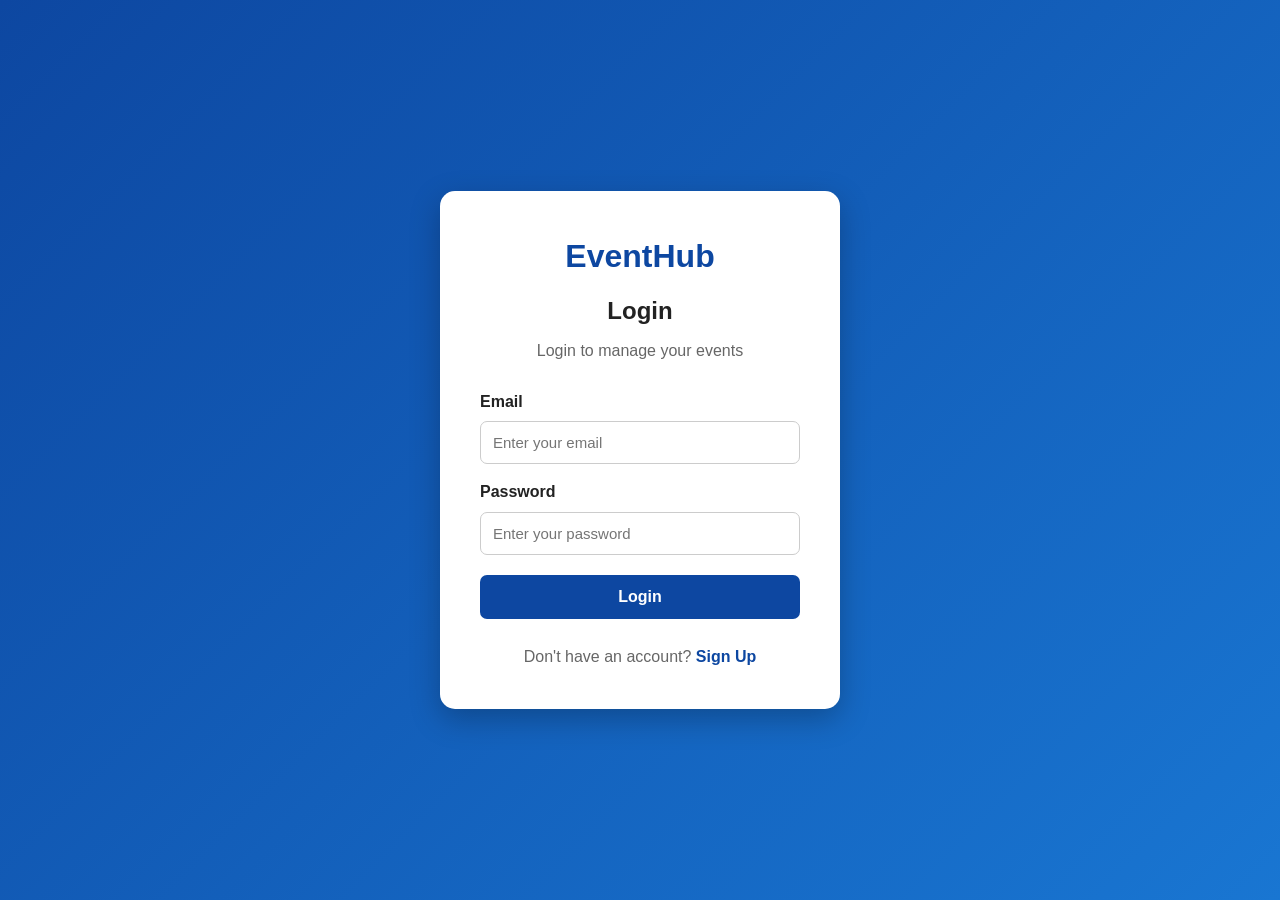
<file: index.html>
<!DOCTYPE html>
<html lang="en">
<head>
    <meta charset="UTF-8">
    <meta name="viewport" content="width=device-width, initial-scale=1.0">
    <meta name="description" content="EventHub - Discover and register for exciting events.">
    <title>EventHub | Event Management</title>
    <link rel="stylesheet" href="style.css">
</head>
<body>

<header>
    <nav class="navbar">
        <div class="logo">EventHub</div>

        <ul class="nav-links">
            <li><a href="#home">Home</a></li>
            <li><a href="#events">Events</a></li>
            <li><a href="#about">About</a></li>
            <li><a href="#contact">Contact</a></li>
        </ul>

        <div class="nav-right">
            <span id="welcomeUser"></span>
            <button onclick="logoutUser()" class="logout-btn">Logout</button>
        </div>
    </nav>
</header>

<section id="home" class="hero">
    <div class="hero-content">
        <h1>Manage Your Events<br>With EventHub</h1>
        <p>Discover exciting events, register easily and manage your event participation.</p>
        <button onclick="goToEvents()" class="main-btn">Explore Events</button>
    </div>
</section>

<section class="features">
    <h2>Why Choose EventHub?</h2>
    <div class="feature-container">
        <div class="feature-card">
            <h3>🎫 Easy Registration</h3>
            <p>Register for your favorite events quickly and easily.</p>
        </div>
        <div class="feature-card">
            <h3>📅 Event Management</h3>
            <p>View upcoming events and manage your registrations.</p>
        </div>
        <div class="feature-card">
            <h3>💳 Easy Payments</h3>
            <p>View ticket prices and registration totals.</p>
        </div>
        <div class="feature-card">
            <h3>🔔 Event Updates</h3>
            <p>Stay informed about important event details.</p>
        </div>
    </div>
</section>

<section id="events" class="events-section">
    <h2>Upcoming Events</h2>
    <p class="section-description">Choose an event and register now.</p>

    <div class="event-container">
        <div class="event-card">
            <div class="event-image">💻</div>
            <div class="event-content">
                <h3>Tech Conference 2026</h3>
                <p>Explore the latest technology and software development.</p>
                <p>📅 10 December 2026</p>
                <p>📍 Vijayawada</p>
                <h4>₹500</h4>
                <button class="event-btn" onclick="selectEvent('Tech Conference 2026','10 December 2026','Vijayawada',500)">Register Event</button>
            </div>
        </div>

        <div class="event-card">
            <div class="event-image">🎤</div>
            <div class="event-content">
                <h3>Business Summit 2026</h3>
                <p>Meet entrepreneurs and discover modern business ideas.</p>
                <p>📅 20 December 2026</p>
                <p>📍 Hyderabad</p>
                <h4>₹300</h4>
                <button class="event-btn" onclick="selectEvent('Business Summit 2026','20 December 2026','Hyderabad',300)">Register Event</button>
            </div>
        </div>

        <div class="event-card">
            <div class="event-image">🌐</div>
            <div class="event-content">
                <h3>Web Development Workshop</h3>
                <p>Learn HTML, CSS and JavaScript through practical sessions.</p>
                <p>📅 25 December 2026</p>
                <p>📍 Guntur</p>
                <h4>₹250</h4>
                <button class="event-btn" onclick="selectEvent('Web Development Workshop','25 December 2026','Guntur',250)">Register Event</button>
            </div>
        </div>
    </div>
</section>

<section id="registration" class="registration-section">
    <div class="registration-box">
        <h2>Register for Event</h2>
        <p>Enter your details to register.</p>

        <form onsubmit="registerEvent(event)">
            <label>Full Name</label>
            <input type="text" id="userName" required>

            <label>Email</label>
            <input type="email" id="userEmail" required>

            <label>Phone Number</label>
            <input type="tel" id="userPhone" pattern="[0-9]{10}" maxlength="10" required>

            <label>Selected Event</label>
            <input type="text" id="selectedEvent" readonly required>

            <label>Date</label>
            <input type="text" id="selectedDate" readonly>

            <label>Location</label>
            <input type="text" id="selectedLocation" readonly>

            <label>Number of Tickets</label>
            <input type="number" id="ticketCount" value="1" min="1" max="10" onchange="calculateTotal()" required>

            <div class="total-box">
                Total Amount: ₹<span id="totalAmount">0</span>
            </div>

            <button type="submit" class="register-btn">Confirm Registration</button>
        </form>
    </div>
</section>

<section id="confirmation" class="confirmation-section">
    <div class="confirmation-box">
        <div class="success-icon">✓</div>
        <h2>Registration Successful!</h2>
        <p>Your event registration has been confirmed.</p>

        <div class="confirmation-details">
            <p><strong>Registration ID:</strong> <span id="registrationId"></span></p>
            <p><strong>Name:</strong> <span id="finalName"></span></p>
            <p><strong>Email:</strong> <span id="finalEmail"></span></p>
            <p><strong>Phone:</strong> <span id="finalPhone"></span></p>
            <p><strong>Event:</strong> <span id="finalEvent"></span></p>
            <p><strong>Date:</strong> <span id="finalDate"></span></p>
            <p><strong>Location:</strong> <span id="finalLocation"></span></p>
            <p><strong>Tickets:</strong> <span id="finalTickets"></span></p>
            <p><strong>Amount:</strong> ₹<span id="finalAmount"></span></p>
            <p><strong>Status:</strong> <span class="paid">REGISTERED</span></p>
        </div>

        <button onclick="window.print()" class="print-btn">Print Registration</button>
    </div>
</section>

<section id="about" class="about-section">
    <h2>About EventHub</h2>
    <p>EventHub is an event management platform designed to help people discover events, register for conferences and workshops, and manage their participation.</p>
</section>

<section id="contact" class="contact-section">
    <h2>Contact Us</h2>
    <p>Have questions? Send us a message.</p>

    <form onsubmit="sendMessage(event)">
        <input type="text" placeholder="Your Name" required>
        <input type="email" placeholder="Your Email" required>
        <textarea placeholder="Your Message" required></textarea>
        <button type="submit">Send Message</button>
    </form>
</section>

<footer>
    <p>© 2026 EventHub. All Rights Reserved.</p>
    <p>Designed by Raavi Vasanthi</p>
</footer>

<script src="script.js"></script>
</body>
</html>
</file>
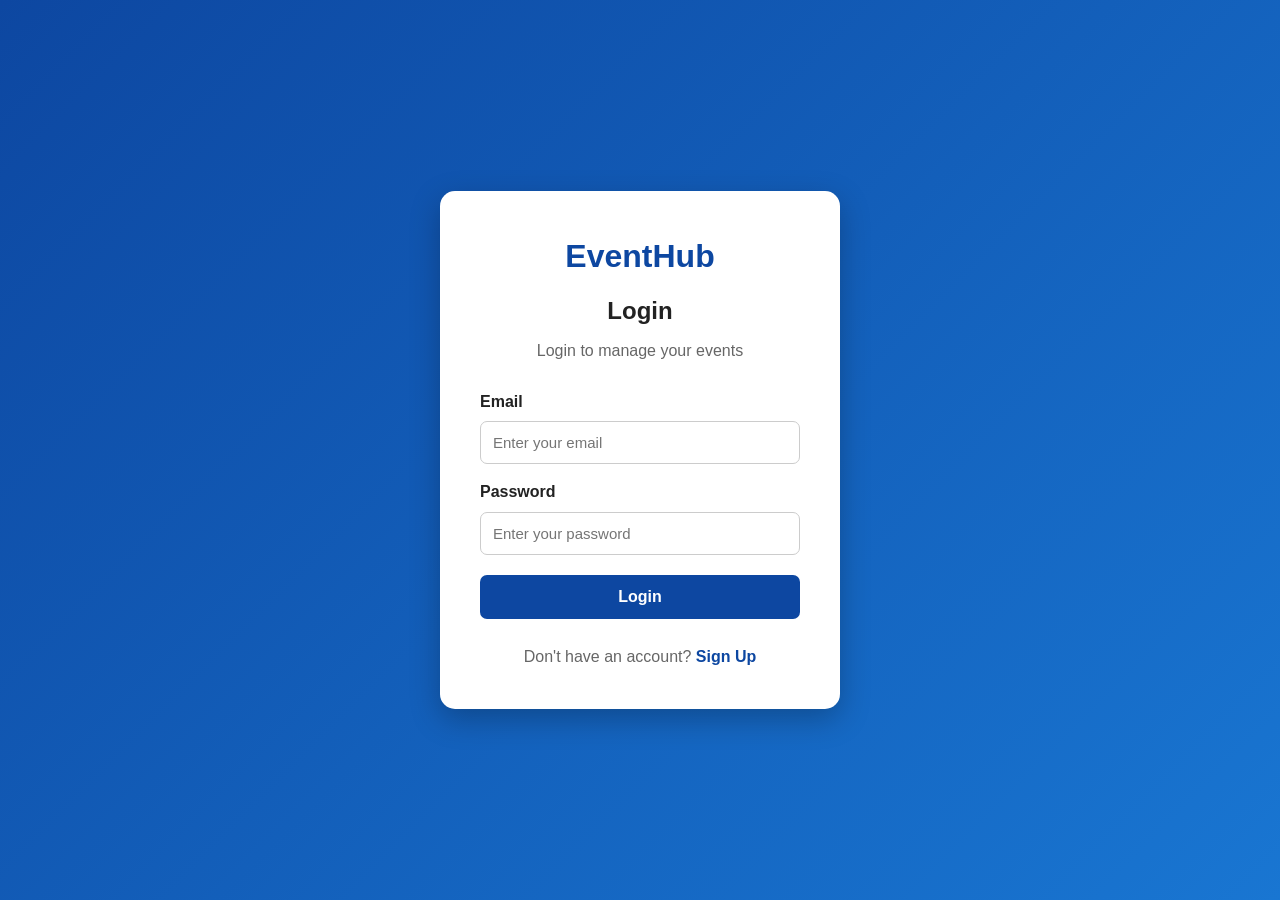
<file: login.html>
<!DOCTYPE html>
<html lang="en">
<head>
    <meta charset="UTF-8">
    <meta name="viewport" content="width=device-width, initial-scale=1.0">
    <title>EventHub - Login</title>
    <link rel="stylesheet" href="style.css">
</head>

<body class="auth-body">

    <div class="auth-container">
        <div class="auth-box">

            <h1>EventHub</h1>
            <h2>Login</h2>
            <p>Login to manage your events</p>

            <form onsubmit="loginUser(event)">

                <label for="loginEmail">Email</label>
                <input
                    type="email"
                    id="loginEmail"
                    placeholder="Enter your email"
                    required
                >

                <label for="loginPassword">Password</label>
                <input
                    type="password"
                    id="loginPassword"
                    placeholder="Enter your password"
                    required
                >

                <button type="submit" class="auth-btn">
                    Login
                </button>

            </form>

            <p class="auth-link">
                Don't have an account?
                <a href="sign.html">Sign Up</a>
            </p>

        </div>
    </div>

    <script src="script.js"></script>

</body>
</html>
</file>
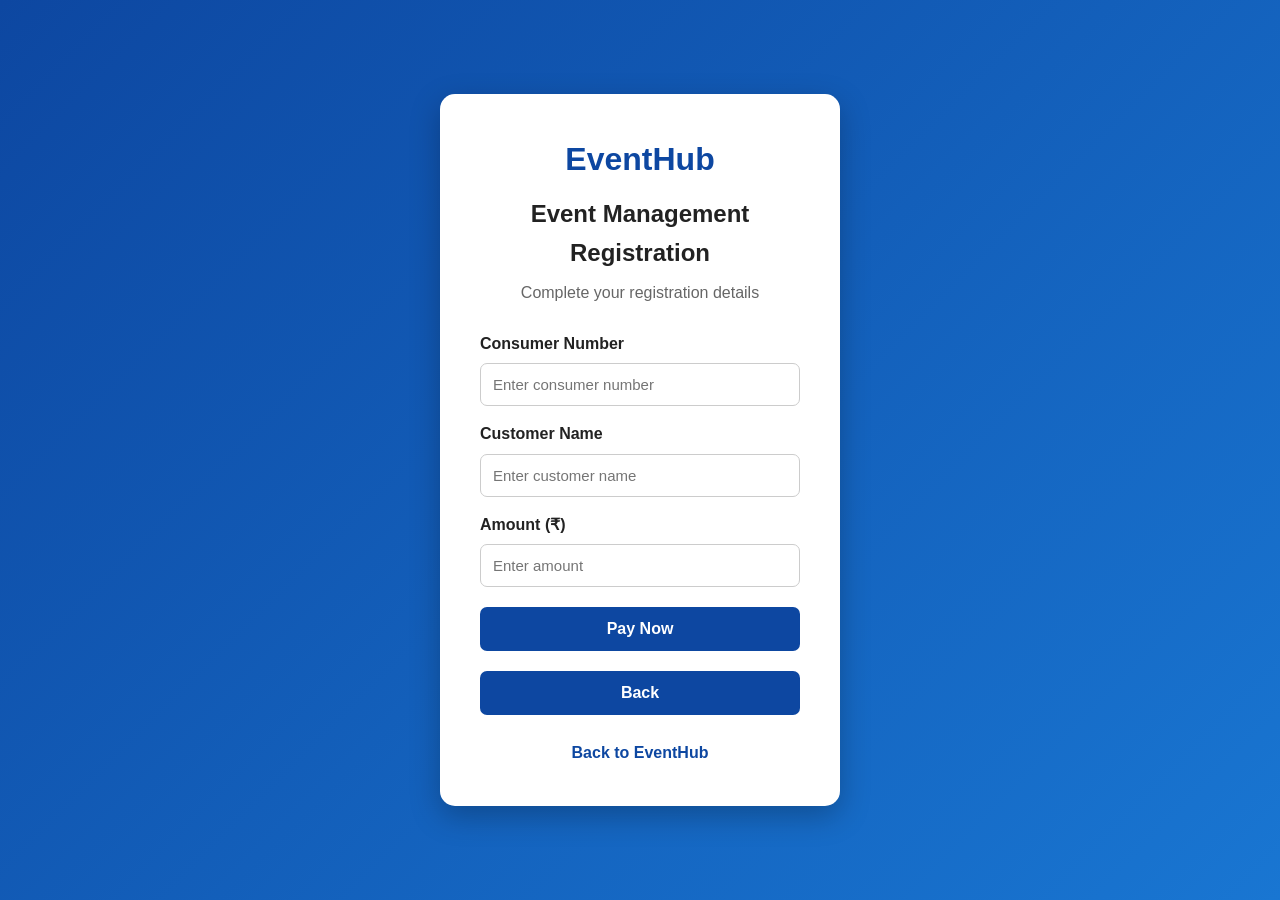
<file: register.html>
<!DOCTYPE html>
<html lang="en">
<head>
    <meta charset="UTF-8">
    <meta name="viewport" content="width=device-width, initial-scale=1.0">
    <title>EventHub - Event Registration</title>
    <link rel="stylesheet" href="style.css">
</head>

<body class="auth-body">

    <div class="auth-container">
        <div class="auth-box">

            <h1>EventHub</h1>
            <h2>Event Management Registration</h2>
            <p>Complete your registration details</p>

            <form onsubmit="paymentUser(event)">

                <label for="consumerId">Consumer Number</label>
                <input
                    type="text"
                    id="consumerId"
                    name="consumernumber"
                    placeholder="Enter consumer number"
                    required
                >

                <label for="customerName">Customer Name</label>
                <input
                    type="text"
                    id="customerName"
                    name="customerName"
                    placeholder="Enter customer name"
                    required
                >

                <label for="amount">Amount (₹)</label>
                <input
                    type="number"
                    id="amount"
                    name="amount"
                    min="1"
                    placeholder="Enter amount"
                    required
                >

                <button type="submit" class="auth-btn">
                    Pay Now
                </button>

                <button
                    type="button"
                    class="auth-btn"
                    onclick="history.back()"
                >
                    Back
                </button>

            </form>

            <p class="auth-link">
                <a href="project.html">Back to EventHub</a>
            </p>

        </div>
    </div>

    <script src="script.js"></script>

</body>
</html>
</file>
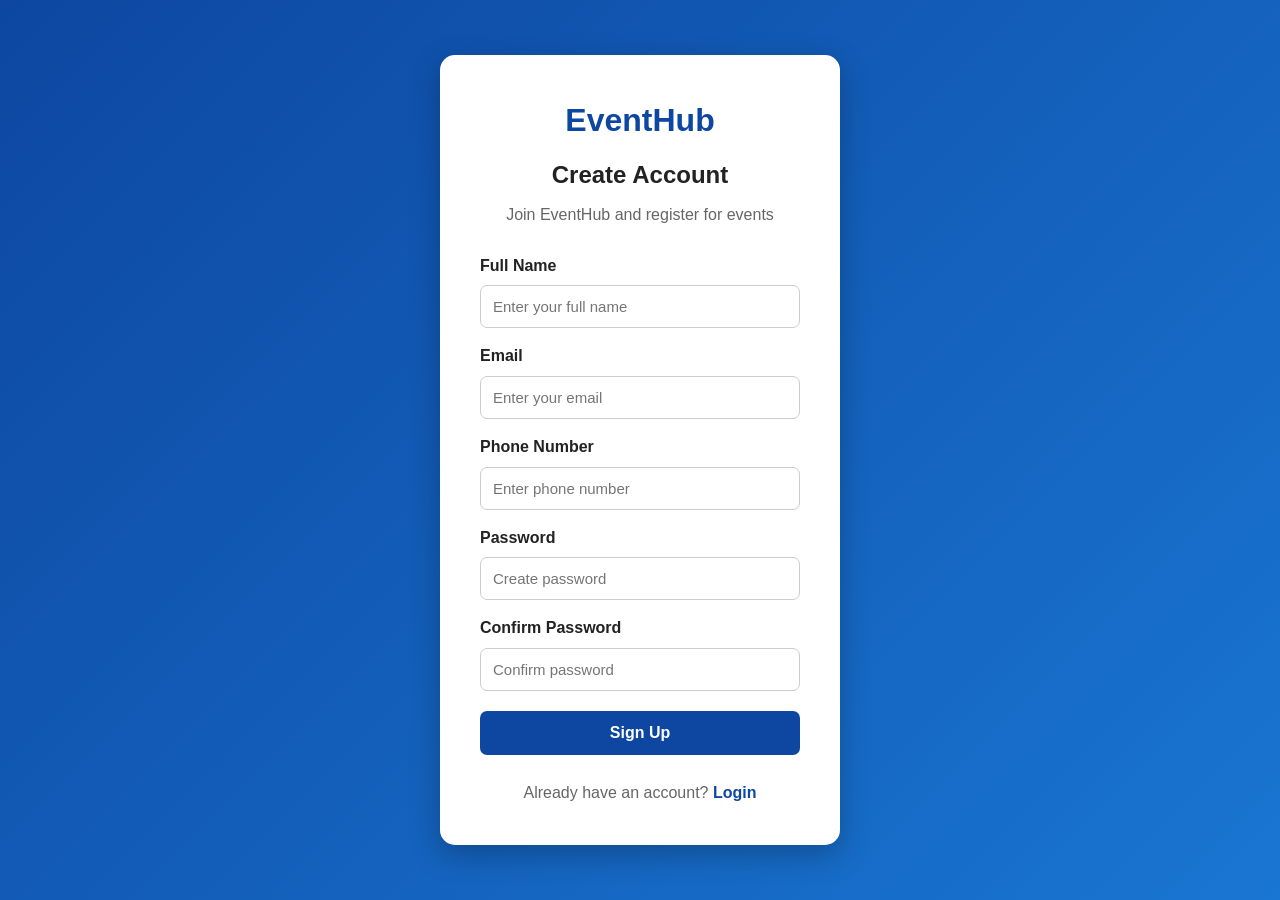
<file: sign.html>
<!DOCTYPE html>
<html lang="en">
<head>
    <meta charset="UTF-8">
    <meta name="viewport" content="width=device-width, initial-scale=1.0">
    <title>EventHub - Sign Up</title>
    <link rel="stylesheet" href="style.css">
</head>

<body class="auth-body">

    <div class="auth-container">
        <div class="auth-box">

            <h1>EventHub</h1>
            <h2>Create Account</h2>
            <p>Join EventHub and register for events</p>

            <form onsubmit="signupUser(event)">

                <label for="signupName">Full Name</label>
                <input
                    type="text"
                    id="signupName"
                    placeholder="Enter your full name"
                    required
                >

                <label for="signupEmail">Email</label>
                <input
                    type="email"
                    id="signupEmail"
                    placeholder="Enter your email"
                    required
                >

                <label for="signupPhone">Phone Number</label>
                <input
                    type="tel"
                    id="signupPhone"
                    placeholder="Enter phone number"
                    required
                >

                <label for="signupPassword">Password</label>
                <input
                    type="password"
                    id="signupPassword"
                    placeholder="Create password"
                    required
                >

                <label for="confirmPassword">Confirm Password</label>
                <input
                    type="password"
                    id="confirmPassword"
                    placeholder="Confirm password"
                    required
                >

                <button type="submit" class="auth-btn">
                    Sign Up
                </button>

            </form>

            <p class="auth-link">
                Already have an account?
                <a href="login.html">Login</a>
            </p>

        </div>
    </div>

    <script src="script.js"></script>

</body>
</html>
</file>
<file: style.css>
/* ================= GENERAL ================= */

* {
    margin: 0;
    padding: 0;
    box-sizing: border-box;
}

html {
    scroll-behavior: smooth;
}

body {
    font-family: Arial, sans-serif;
    color: #222;
    background: #f5f7fb;
    line-height: 1.6;
}

button,
input,
textarea {
    font-family: inherit;
}

button {
    cursor: pointer;
    transition: 0.3s;
}

/* ================= LOGIN / SIGNUP ================= */

.auth-body {
    min-height: 100vh;
    display: flex;
    justify-content: center;
    align-items: center;
    padding: 25px 15px;
    background: linear-gradient(135deg, #0d47a1, #1976d2);
}

.auth-container {
    width: 100%;
    display: flex;
    justify-content: center;
    align-items: center;
}

.auth-box {
    width: 400px;
    max-width: 100%;
    background: white;
    padding: 40px;
    border-radius: 15px;
    box-shadow: 0 10px 30px rgba(0,0,0,0.25);
    text-align: center;
}

.auth-box h1 {
    color: #0d47a1;
    margin-bottom: 10px;
    font-size: 32px;
}

.auth-box h2 {
    margin-bottom: 8px;
}

.auth-box > p {
    color: #666;
}

.auth-box form {
    text-align: left;
    margin-top: 25px;
}

.auth-box label {
    display: block;
    margin-top: 15px;
    margin-bottom: 7px;
    font-weight: bold;
}

.auth-box input {
    width: 100%;
    padding: 12px;
    border: 1px solid #ccc;
    border-radius: 7px;
    font-size: 15px;
}

.auth-box input:focus {
    outline: none;
    border-color: #1976d2;
    box-shadow: 0 0 0 3px rgba(25,118,210,0.12);
}

.auth-btn {
    width: 100%;
    margin-top: 20px;
    padding: 13px;
    border: none;
    border-radius: 7px;
    background: #0d47a1;
    color: white;
    font-size: 16px;
    font-weight: bold;
}

.auth-btn:hover {
    background: #1976d2;
}

.auth-link {
    margin-top: 25px;
}

.auth-link a {
    color: #0d47a1;
    font-weight: bold;
    text-decoration: none;
}

.auth-link a:hover {
    text-decoration: underline;
}

/* ================= NAVBAR ================= */

header {
    background: #0d47a1;
    position: sticky;
    top: 0;
    z-index: 1000;
}

.navbar {
    min-height: 70px;
    display: flex;
    align-items: center;
    justify-content: space-between;
    max-width: 1200px;
    margin: auto;
    padding: 12px 25px;
}

.logo {
    color: white;
    font-size: 28px;
    font-weight: bold;
}

.nav-links {
    display: flex;
    list-style: none;
    gap: 30px;
}

.nav-links a {
    color: white;
    text-decoration: none;
    font-weight: bold;
}

.nav-links a:hover {
    color: #bbdefb;
}

.nav-right {
    display: flex;
    align-items: center;
    gap: 15px;
    color: white;
}

.logout-btn {
    background: #ef5350;
    color: white;
    border: none;
    padding: 9px 15px;
    border-radius: 6px;
}

.logout-btn:hover {
    background: #c62828;
}

/* ================= HERO ================= */

.hero {
    min-height: 550px;
    display: flex;
    justify-content: center;
    align-items: center;
    text-align: center;
    background: linear-gradient(
        rgba(13,71,161,0.85),
        rgba(25,118,210,0.85)
    );
}

.hero-content {
    color: white;
    max-width: 800px;
    padding: 30px;
}

.hero h1 {
    font-size: 50px;
    line-height: 1.2;
    margin-bottom: 20px;
}

.hero p {
    font-size: 20px;
    line-height: 1.6;
    margin-bottom: 30px;
}

.main-btn {
    padding: 14px 30px;
    border: none;
    border-radius: 8px;
    background: white;
    color: #0d47a1;
    font-size: 17px;
    font-weight: bold;
}

.main-btn:hover {
    background: #e3f2fd;
    transform: translateY(-2px);
}

/* ================= FEATURES ================= */

.features {
    padding: 70px 20px;
    text-align: center;
    background: white;
}

.features h2 {
    font-size: 32px;
    margin-bottom: 40px;
}

.feature-container {
    max-width: 1100px;
    margin: auto;
    display: grid;
    grid-template-columns: repeat(4, 1fr);
    gap: 20px;
}

.feature-card {
    padding: 30px 20px;
    border-radius: 12px;
    background: #f5f7fb;
    box-shadow: 0 4px 15px rgba(0,0,0,0.08);
    transition: 0.3s;
}

.feature-card:hover {
    transform: translateY(-5px);
    box-shadow: 0 8px 20px rgba(0,0,0,0.13);
}

.feature-card h3 {
    margin-bottom: 15px;
    color: #0d47a1;
}

.feature-card p {
    color: #666;
    line-height: 1.5;
}

/* ================= EVENTS ================= */

.events-section {
    padding: 70px 20px;
    text-align: center;
}

.events-section h2 {
    font-size: 32px;
}

.section-description {
    margin-top: 10px;
    color: #666;
    margin-bottom: 40px;
}

.event-container {
    max-width: 1100px;
    margin: auto;
    display: grid;
    grid-template-columns: repeat(3, 1fr);
    gap: 25px;
}

.event-card {
    background: white;
    border-radius: 12px;
    overflow: hidden;
    box-shadow: 0 5px 20px rgba(0,0,0,0.1);
    text-align: left;
    transition: 0.3s;
}

.event-card:hover {
    transform: translateY(-5px);
}

.event-image {
    height: 160px;
    background: #e3f2fd;
    display: flex;
    justify-content: center;
    align-items: center;
    font-size: 70px;
}

.event-content {
    padding: 25px;
}

.event-content h3 {
    color: #0d47a1;
    margin-bottom: 12px;
}

.event-content p {
    color: #666;
    margin: 10px 0;
}

.event-content h4 {
    font-size: 22px;
    margin: 15px 0;
}

.event-btn {
    width: 100%;
    padding: 12px;
    border: none;
    border-radius: 7px;
    background: #0d47a1;
    color: white;
    font-weight: bold;
}

.event-btn:hover {
    background: #1976d2;
}

/* ================= REGISTRATION ================= */

.registration-section {
    padding: 70px 20px;
    background: #e3f2fd;
    display: flex;
    justify-content: center;
}

.registration-box {
    width: 600px;
    max-width: 100%;
    background: white;
    padding: 40px;
    border-radius: 15px;
    box-shadow: 0 5px 20px rgba(0,0,0,0.1);
}

.registration-box h2 {
    text-align: center;
    color: #0d47a1;
    margin-bottom: 10px;
}

.registration-box > p {
    text-align: center;
    color: #666;
    margin-bottom: 25px;
}

.registration-box label {
    display: block;
    font-weight: bold;
    margin-top: 15px;
    margin-bottom: 7px;
}

.registration-box input {
    width: 100%;
    padding: 12px;
    border: 1px solid #ccc;
    border-radius: 7px;
}

.registration-box input:focus {
    outline: none;
    border-color: #1976d2;
}

.registration-box input[readonly] {
    background: #f1f1f1;
}

.total-box {
    margin-top: 25px;
    padding: 18px;
    background: #e3f2fd;
    border-radius: 8px;
    text-align: center;
    font-size: 20px;
    font-weight: bold;
    color: #0d47a1;
}

.register-btn {
    width: 100%;
    margin-top: 20px;
    padding: 14px;
    border: none;
    border-radius: 8px;
    background: #0d47a1;
    color: white;
    font-size: 16px;
    font-weight: bold;
}

.register-btn:hover {
    background: #1976d2;
}

/* ================= CONFIRMATION ================= */

.confirmation-section {
    display: none;
    padding: 70px 20px;
    background: #e8f5e9;
    justify-content: center;
}

.confirmation-box {
    width: 650px;
    max-width: 100%;
    background: white;
    padding: 40px;
    border-radius: 15px;
    text-align: center;
    box-shadow: 0 5px 20px rgba(0,0,0,0.1);
}

.success-icon {
    width: 70px;
    height: 70px;
    margin: auto;
    border-radius: 50%;
    display: flex;
    justify-content: center;
    align-items: center;
    background: #4caf50;
    color: white;
    font-size: 40px;
}

.confirmation-box h2 {
    color: #2e7d32;
    margin: 20px 0 10px;
}

.confirmation-details {
    margin-top: 25px;
    text-align: left;
    background: #f5f5f5;
    padding: 20px;
    border-radius: 10px;
}

.confirmation-details p {
    padding: 8px 0;
    border-bottom: 1px solid #ddd;
    display: flex;
    justify-content: space-between;
    gap: 15px;
}

.confirmation-details span {
    text-align: right;
    overflow-wrap: anywhere;
}

.paid {
    color: #2e7d32;
    font-weight: bold;
}

.print-btn {
    margin-top: 25px;
    padding: 12px 25px;
    border: none;
    border-radius: 7px;
    background: #0d47a1;
    color: white;
}

/* ================= ABOUT ================= */

.about-section {
    padding: 70px 20px;
    text-align: center;
    background: white;
}

.about-section h2 {
    color: #0d47a1;
    margin-bottom: 20px;
}

.about-section p {
    max-width: 800px;
    margin: auto;
    color: #666;
    line-height: 1.7;
}

/* ================= CONTACT ================= */

.contact-section {
    padding: 70px 20px;
    text-align: center;
}

.contact-section h2 {
    color: #0d47a1;
    margin-bottom: 10px;
}

.contact-section p {
    color: #666;
    margin-bottom: 25px;
}

.contact-section form {
    max-width: 600px;
    margin: auto;
}

.contact-section input,
.contact-section textarea {
    width: 100%;
    padding: 13px;
    margin-bottom: 15px;
    border: 1px solid #ccc;
    border-radius: 7px;
}

.contact-section textarea {
    height: 120px;
    resize: vertical;
}

.contact-section button {
    padding: 12px 30px;
    border: none;
    border-radius: 7px;
    background: #0d47a1;
    color: white;
}

.contact-section button:hover,
.print-btn:hover {
    background: #1976d2;
}

/* ================= FOOTER ================= */

footer {
    background: #0d47a1;
    color: white;
    text-align: center;
    padding: 25px;
}

/* ================= PRINT ================= */

@media print {
    header,
    .hero,
    .features,
    .events-section,
    .registration-section,
    .about-section,
    .contact-section,
    footer,
    .print-btn {
        display: none !important;
    }

    .confirmation-section {
        display: flex !important;
        background: white;
        padding: 0;
    }

    .confirmation-box {
        box-shadow: none;
    }
}

/* ================= RESPONSIVE ================= */

@media (max-width: 900px) {
    .feature-container {
        grid-template-columns: repeat(2, 1fr);
    }

    .event-container {
        grid-template-columns: repeat(2, 1fr);
    }
}

@media (max-width: 650px) {
    .navbar {
        flex-direction: column;
        gap: 15px;
        padding: 20px;
    }

    .nav-links {
        gap: 15px;
        flex-wrap: wrap;
        justify-content: center;
    }

    .nav-right {
        flex-wrap: wrap;
        justify-content: center;
    }

    .hero {
        min-height: 450px;
    }

    .hero h1 {
        font-size: 35px;
    }

    .hero p {
        font-size: 17px;
    }

    .feature-container,
    .event-container {
        grid-template-columns: 1fr;
    }

    .auth-box {
        width: 100%;
        padding: 25px;
    }

    .registration-box,
    .confirmation-box {
        width: 100%;
        padding: 25px;
    }

    .confirmation-details p {
        flex-wrap: wrap;
    }
}
</file>
